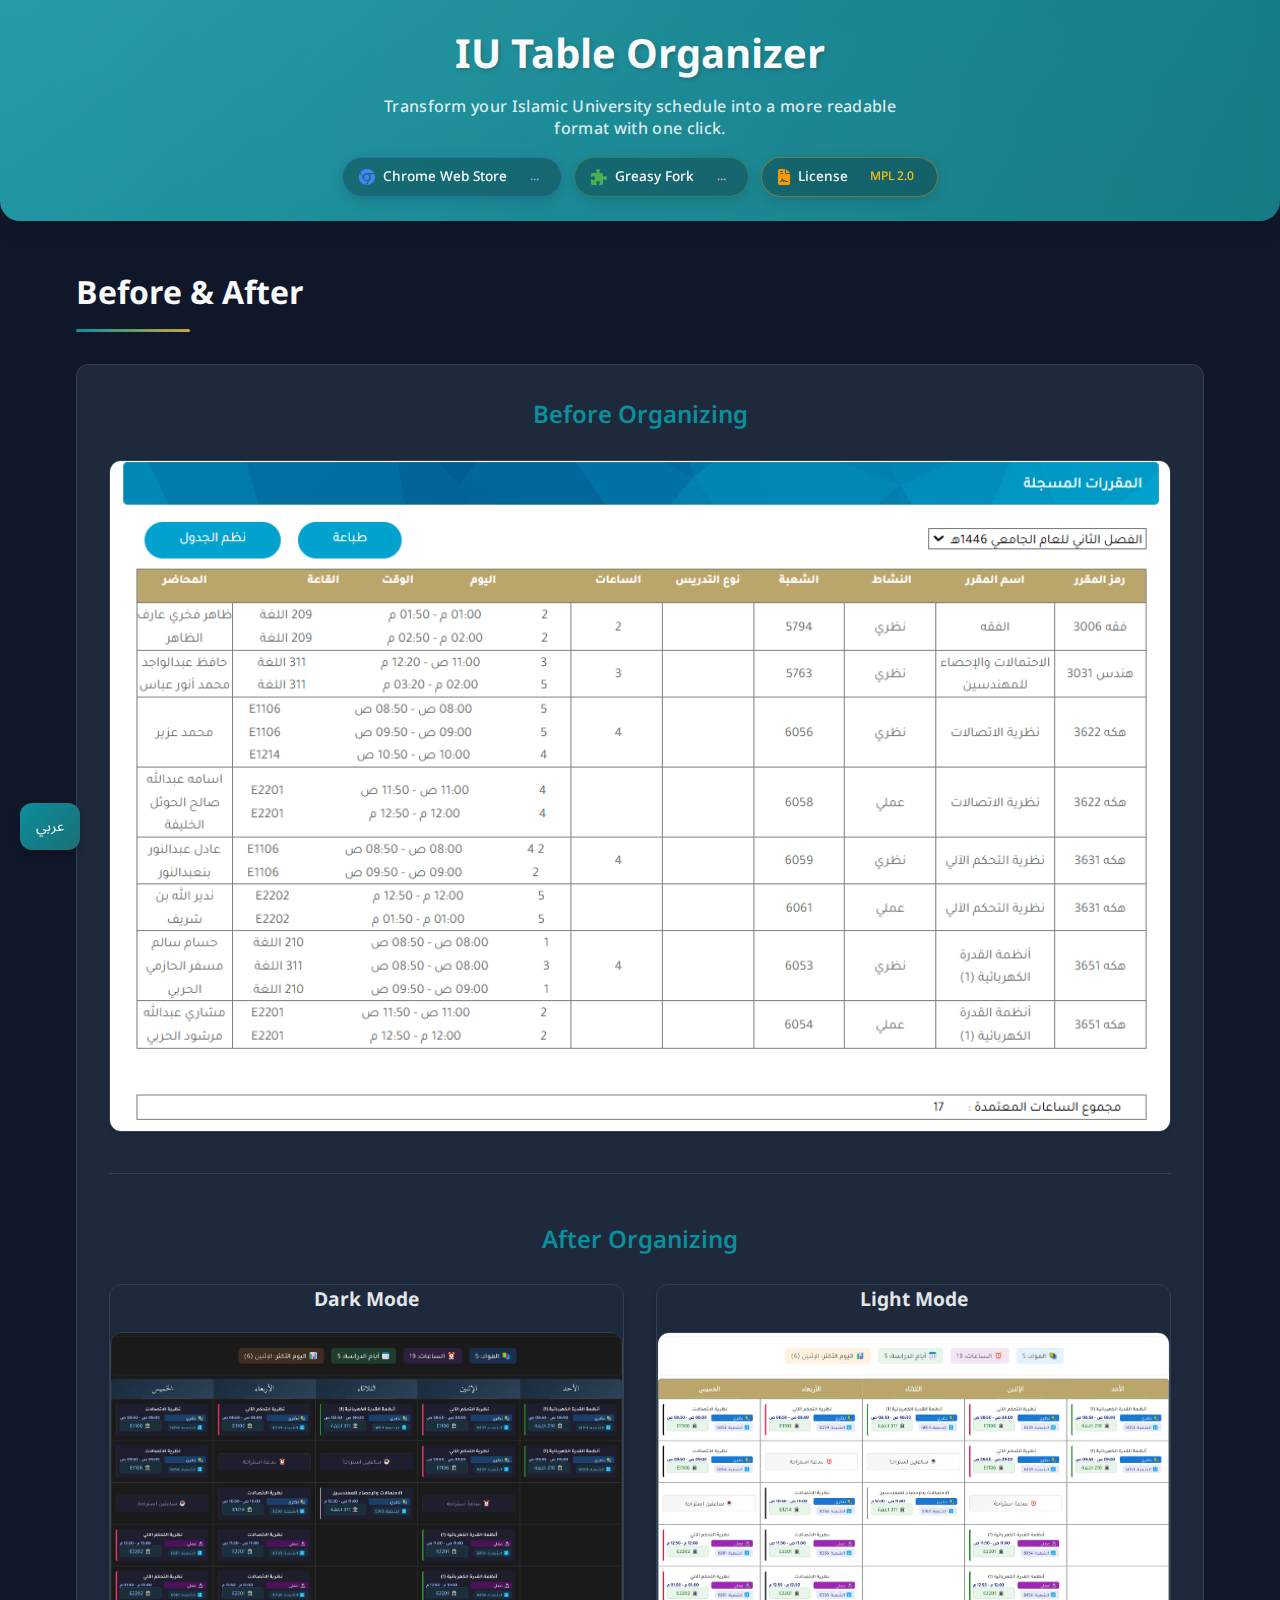
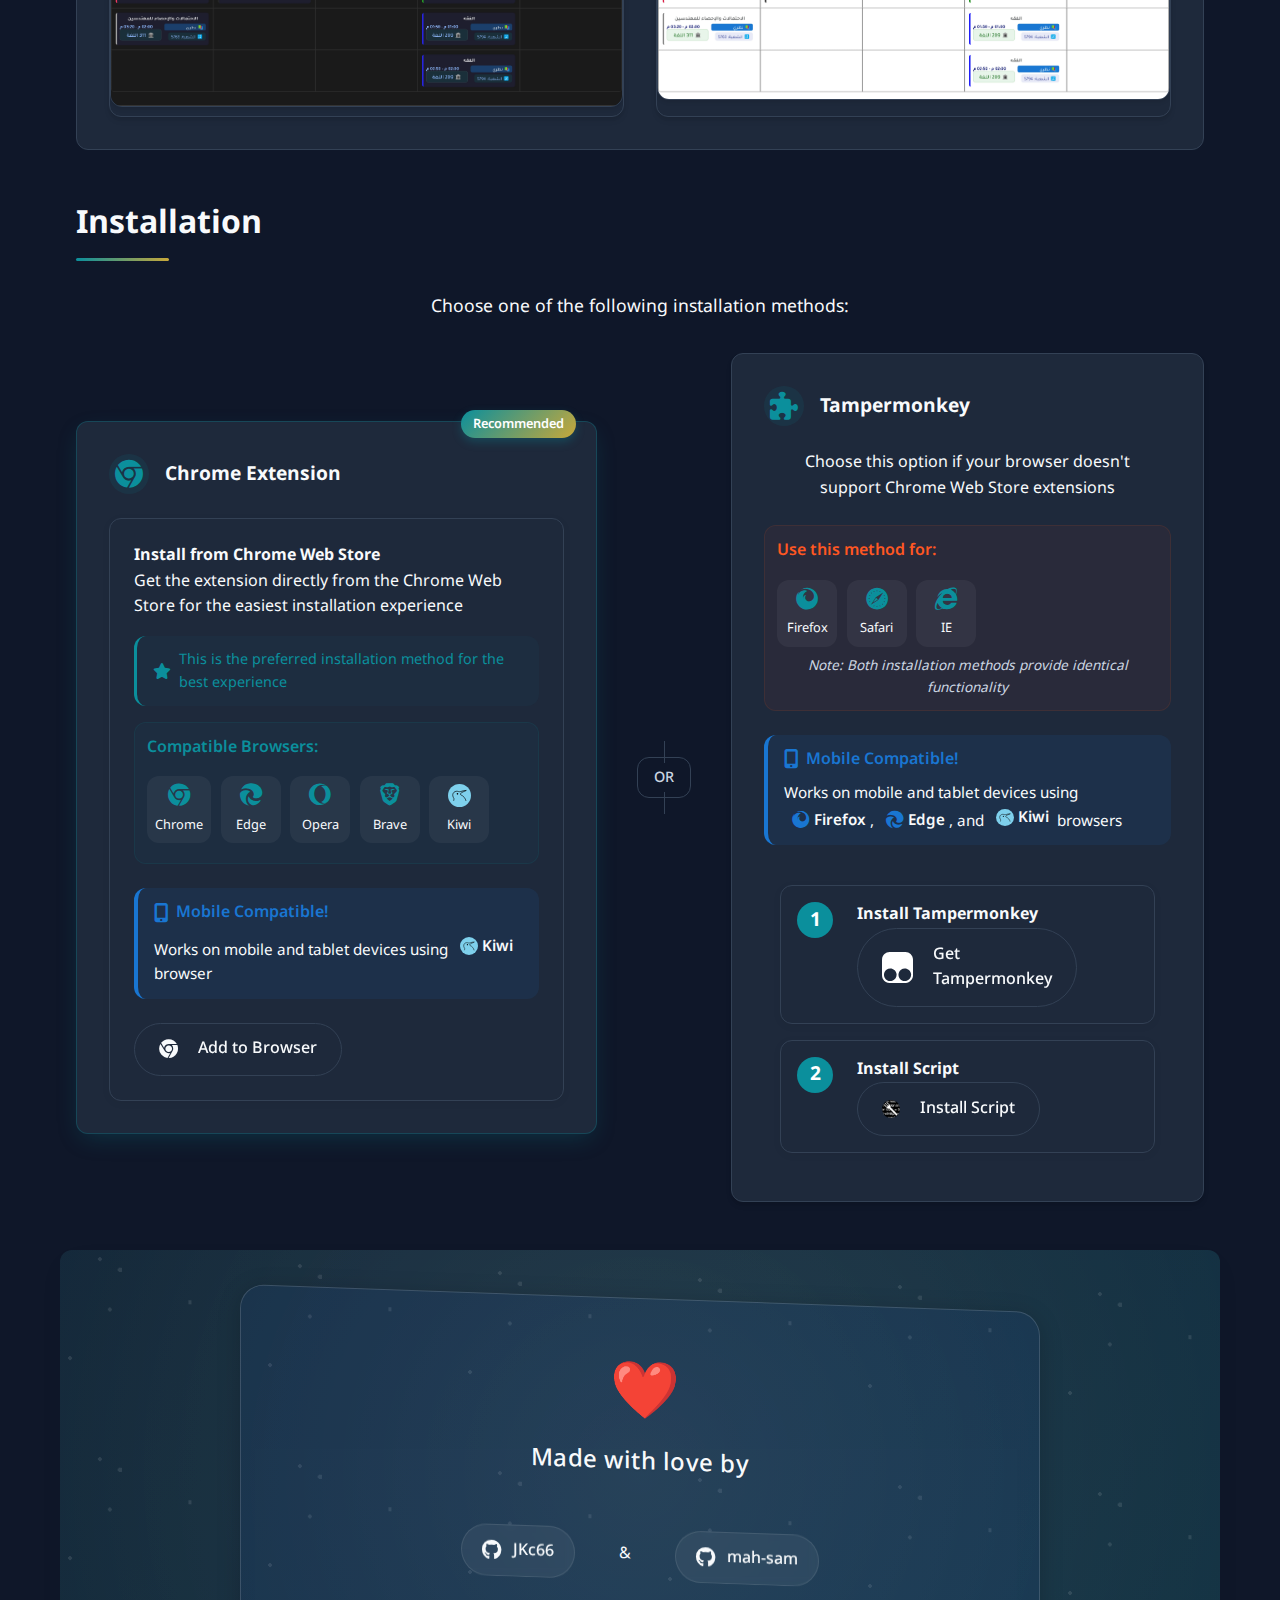
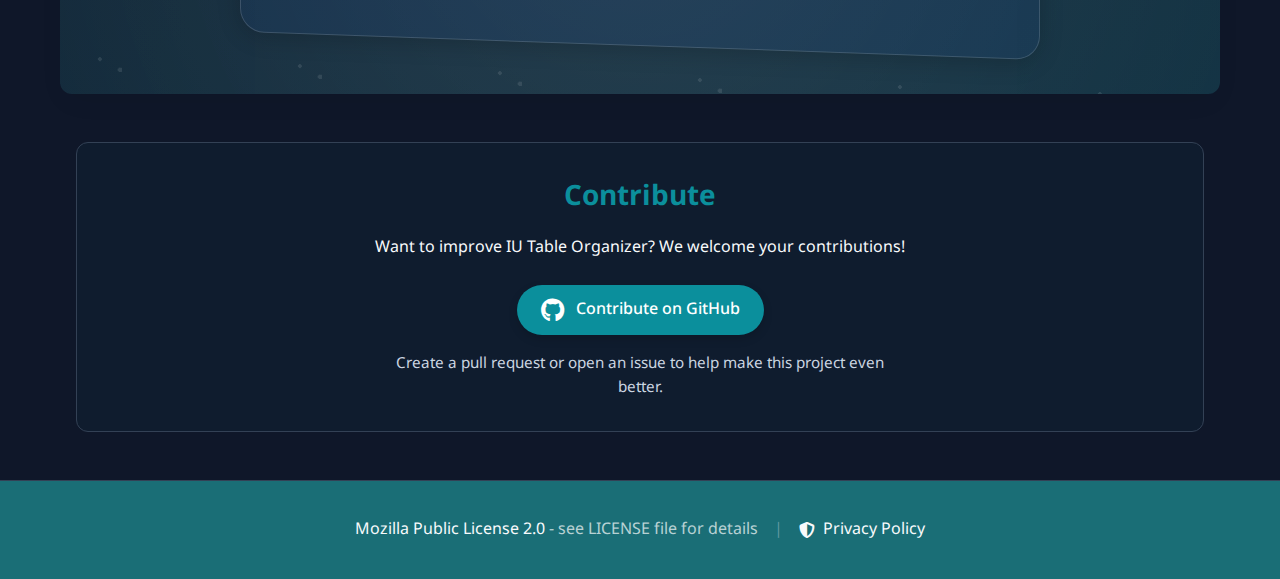
<file: docs/index.html>
<!DOCTYPE html>
<html lang="en" data-theme="dark" dir="ltr">
<head>
    <meta charset="UTF-8">
    <meta name="viewport" content="width=device-width, initial-scale=1.0, maximum-scale=1.0, user-scalable=no">
    
    <!-- SEO Meta Tags -->
    <meta name="description" content="IU Table Organizer - Transform your Islamic University schedule into a clean, readable format with one click. منظم جدول الجامعة الاسلامية - حول جدول الجامعة الإسلامية إلى تنسيق أكثر قابلية للقراءة بنقرة واحدة">
    <meta name="keywords" content="IU Table Organizer, Islamic University, schedule organizer, timetable formatter, منظم جدول الجامعة الاسلامية, الجامعة الإسلامية, جدول المحاضرات, تنظيم الجدول الدراسي">
    <meta name="author" content="JKc66, mah-sam">
    
    <!-- Open Graph / Social Media Meta Tags -->
    <meta property="og:title" content="IU Table Organizer | منظم جدول الجامعة الاسلامية">
    <meta property="og:description" content="Transform your Islamic University schedule into a clean, readable format with one click. حول جدول الجامعة الإسلامية إلى تنسيق أكثر قابلية للقراءة بنقرة واحدة">
    <meta property="og:type" content="website">
    <meta property="og:url" content="https://jkc66.github.io/IU_Table_Organizer/">
    <meta property="og:image" content="https://jkc66.github.io/IU_Table_Organizer/assets/after_dark.jpg">
    
    <!-- Twitter Card data -->
    <meta name="twitter:card" content="summary_large_image">
    <meta name="twitter:title" content="IU Table Organizer | منظم جدول الجامعة الاسلامية">
    <meta name="twitter:description" content="Transform your Islamic University schedule into a clean, readable format with one click">
    <meta name="twitter:image" content="https://jkc66.github.io/IU_Table_Organizer/assets/after_dark.jpg">
    
    <!-- Canonical URL -->
    <link rel="canonical" href="https://jkc66.github.io/IU_Table_Organizer/">
    
    <!-- Cache Control - No cache for dynamic content -->
    <meta http-equiv="Cache-Control" content="no-cache, no-store, must-revalidate">
    <meta http-equiv="Pragma" content="no-cache">
    <meta http-equiv="Expires" content="0">
    
    <!-- Cache Control for Images -->
    <!-- Main demo images -->
    <link rel="preload" href="assets/before.png" as="image">
    <link rel="preload" href="assets/after_dark.webp" as="image">
    <link rel="preload" href="assets/after_dark.jpg" as="image">
    <link rel="preload" href="assets/after_light.webp" as="image">
    <link rel="preload" href="assets/after_light.jpg" as="image">
    
    <!-- Icons and additional images -->
    <link rel="preload" href="assets/kiwi-browser.svg" as="image">
    <link rel="preload" href="assets/greasyfork.png" as="image">
    <link rel="preload" href="assets/tampermonkeysvg.jpg" as="image">
    
    <!-- Favicon -->
    <link rel="icon" type="image/png" href="assets/favicon/favicon-96x96.png" sizes="96x96" />
    <link rel="icon" type="image/svg+xml" href="assets/favicon/favicon.svg" />
    <link rel="shortcut icon" href="assets/favicon/favicon.ico" />
    <link rel="apple-touch-icon" sizes="180x180" href="assets/favicon/apple-touch-icon.png" />
    <meta name="apple-mobile-web-app-title" content="IU" />
    <link rel="manifest" href="assets/favicon/site.webmanifest" />
    <meta name="theme-color" content="#ffffff">
    
    <title data-translate="title">IU Table Organizer</title>
    <link rel="stylesheet" href="css/page_styles.css">
    <link rel="stylesheet" href="https://cdnjs.cloudflare.com/ajax/libs/font-awesome/6.5.0/css/all.min.css">
    <link href="https://fonts.googleapis.com/css2?family=Noto+Sans+Arabic:wght@400;500;700&family=Tajawal:wght@400;500;700&family=Cairo:wght@400;600;700&display=swap" rel="stylesheet">
    <script src="js/translations.js"></script>
    <script>
        // Fetch badge versions
        async function fetchVersions() {
            try {
                // Try to fetch new versions
                const chromeRes = await fetch('https://img.shields.io/chrome-web-store/v/oopkbojbjpdehknlnajbgedjjgafjbec.json');
                const chromeData = await chromeRes.json();
                const chromeVersion = chromeData.value;
                
                const greasyforkRes = await fetch('https://img.shields.io/greasyfork/v/432219.json');
                const greasyforkData = await greasyforkRes.json();
                const greasyforkVersion = greasyforkData.value;
                
                // Store versions with timestamp
                const versionData = {
                    chrome: chromeVersion,
                    greasy: greasyforkVersion,
                    timestamp: Date.now()
                };
                localStorage.setItem('version_cache', JSON.stringify(versionData));
                
                // Update badge values
                document.querySelector('.badge-chrome .badge-value').textContent = chromeVersion;
                document.querySelector('.badge-greasy .badge-value').textContent = greasyforkVersion;
                
                // Check for version mismatch where Chrome is behind
                const versionMismatchNotice = document.getElementById('version-mismatch-notice');
                if (versionMismatchNotice) {
                    if (chromeVersion !== greasyforkVersion) {
                        // Simple version comparison, assuming semantic versioning
                        // This will work for most version formats where newer versions are alphabetically "greater"
                        const chromeIsOlder = chromeVersion < greasyforkVersion;
                        
                        if (chromeIsOlder) {
                            versionMismatchNotice.classList.add('visible');
                            const messageKey = document.documentElement.getAttribute('lang') === 'ar' ? 'versionMismatch.ar' : 'versionMismatch.en';
                            versionMismatchNotice.querySelector('.version-notice-text').textContent = translations[document.documentElement.getAttribute('lang') || 'en'].versionMismatch;
                        } else {
                            versionMismatchNotice.classList.remove('visible');
                        }
                    } else {
                        versionMismatchNotice.classList.remove('visible');
                    }
                }
            } catch (error) {
                console.error('Error fetching versions:', error);
                
                // Try to use cached versions
                const cachedData = localStorage.getItem('version_cache');
                if (cachedData) {
                    const versionData = JSON.parse(cachedData);
                    document.querySelector('.badge-chrome .badge-value').textContent = versionData.chrome;
                    document.querySelector('.badge-greasy .badge-value').textContent = versionData.greasy;
                    
                    // Also check for version mismatch in cached data
                    const versionMismatchNotice = document.getElementById('version-mismatch-notice');
                    if (versionMismatchNotice && versionData.chrome !== versionData.greasy && versionData.chrome < versionData.greasy) {
                        versionMismatchNotice.classList.add('visible');
                        versionMismatchNotice.querySelector('.version-notice-text').textContent = translations[document.documentElement.getAttribute('lang') || 'en'].versionMismatch;
                    }
                } else {
                    // No cache available, show loading state
                    document.querySelector('.badge-chrome .badge-value').textContent = '...';
                    document.querySelector('.badge-greasy .badge-value').textContent = '...';
                }
            }
        }

        // Fetch versions when page loads
        document.addEventListener('DOMContentLoaded', fetchVersions);
    </script>
</head>
<body>
    <header>
        <div class="container">
            <div class="header-controls">
            </div>
            <h1 data-translate="title" data-value="IU Table Organizer">IU Table Organizer</h1>
            <p class="subtitle" data-translate="subtitle">Transform your Islamic University schedule into a more readable format with one click.</p>
            <div class="badges">
                <a href="https://chromewebstore.google.com/detail/iu-table-organizer/oopkbojbjpdehknlnajbgedjjgafjbec" class="badge-link" target="_blank" rel="noopener noreferrer">
                    <div class="badge badge-chrome">
                        <i class="fab fa-chrome badge-icon"></i>
                        <span class="badge-label">Chrome Web Store</span>
                        <span class="badge-value">...</span>
                    </div>
                </a>
                <a href="https://greasyfork.org/en/scripts/432219-iu-table-organizer" class="badge-link" target="_blank" rel="noopener noreferrer">
                    <div class="badge badge-greasy">
                        <i class="fas fa-puzzle-piece badge-icon"></i>
                        <span class="badge-label">Greasy Fork</span>
                        <span class="badge-value">...</span>
                    </div>
                </a>
                <a href="https://github.com/JKc66/IU_Table_Organizer/blob/main/LICENSE" class="badge-link" target="_blank" rel="noopener noreferrer">
                    <div class="badge badge-license">
                        <i class="fas fa-file-contract badge-icon"></i>
                        <span class="badge-label">License</span>
                        <span class="badge-value">MPL 2.0</span>
                    </div>
                </a>
            </div>
            <div id="version-mismatch-notice" class="version-mismatch-notice" data-translate="versionMismatch">
                <i class="fas fa-exclamation-triangle version-notice-icon"></i>
                <span class="version-notice-text"></span>
            </div>
        </div>
    </header>

    <main class="container">
        <section id="demo" class="section">
            <h2 data-translate="demo.title">Before & After</h2>
            <div class="demo-images">
                <div class="before-section">
                    <h3 data-translate="demo.beforeTitle">Before Organization</h3>
                    <img src="assets/before.png" alt="Before Organization">
                </div>
                <div class="after-section">
                    <h3 data-translate="demo.afterTitle">After Organization</h3>
                    <div class="after-grid">
                        <div class="after-item">
                            <h4 data-translate="demo.darkMode">Dark Mode</h4>
                            <picture>
                                <source srcset="assets/after_dark.webp" type="image/webp">
                                <source srcset="assets/after_dark.jpg" type="image/jpeg">
                                <img src="assets/after_dark.jpg" alt="After Organization - Dark Mode">
                            </picture>
                        </div>
                        <div class="after-item">
                            <h4 data-translate="demo.lightMode">Light Mode</h4>
                            <picture>
                                <source srcset="assets/after_light.webp" type="image/webp">
                                <source srcset="assets/after_light.jpg" type="image/jpeg">
                                <img src="assets/after_light.jpg" alt="After Organization - Light Mode">
                            </picture>
                        </div>
                    </div>
                </div>
            </div>
        </section>

        <section id="installation" class="section">
            <h2 data-translate="installation.title">Installation</h2>
            <p class="installation-intro" data-translate="installation.intro">Choose one of the following installation methods:</p>
            
            <div class="installation-methods">
                <div class="method preferred-method">
                    <div class="recommended-badge" data-translate="installation.recommended">Recommended</div>
                    <div class="method-header">
                        <i class="fab fa-chrome"></i>
                        <h3 data-translate="installation.chromeExtension.title">Chrome Extension</h3>
                    </div>
                    <div class="steps">
                        <div class="step">
                            <div class="step-content">
                                <h4 data-translate="installation.chromeExtension.download">Install from Chrome Web Store</h4>
                                <p data-translate="installation.chromeExtension.description">Get the extension directly from the Chrome Web Store for the easiest installation experience</p>
                                
                                <div class="recommendation-note">
                                    <i class="fas fa-star"></i>
                                    <span data-translate="installation.preferredNote">This is the preferred installation method for the best experience</span>
                                </div>
                                
                                <div class="browser-compatibility compact">
                                    <h5 data-translate="installation.chromeExtension.compatibleTitle">Compatible Browsers:</h5>
                                    <div class="browser-icons-group">
                                        <div class="browser-icon-item">
                                            <i class="fab fa-chrome" title="Google Chrome"></i>
                                            <span>Chrome</span>
                                        </div>
                                        <div class="browser-icon-item">
                                            <i class="fab fa-edge" title="Microsoft Edge"></i>
                                            <span>Edge</span>
                                        </div>
                                        <div class="browser-icon-item">
                                            <i class="fab fa-opera" title="Opera"></i>
                                            <span>Opera</span>
                                        </div>
                                        <div class="browser-icon-item">
                                            <i class="fa-brands fa-brave" title="Brave Browser"></i>
                                            <span>Brave</span>
                                        </div>
                                        <div class="browser-icon-item">
                                            <img src="assets/kiwi-browser.svg" alt="Kiwi Browser" title="Kiwi Browser" class="browser-icon">
                                            <span>Kiwi</span>
                                        </div>
                                    </div>
                                </div>
                                
                                <div class="mobile-compatibility">
                                    <div class="mobile-badge">
                                        <i class="fas fa-mobile-alt"></i>
                                        <span data-translate="installation.chromeExtension.mobileNote">Mobile Compatible!</span>
                                    </div>
                                    <p data-translate="installation.chromeExtension.mobileDesc">Works on mobile and tablet devices using <span class="browser-wrapper"><i class="browser-icon-inline fa-brands fa-android"></i><span class="browser-name">Kiwi</span></span> browser</p>
                                </div>
                                
                                <a href="https://chromewebstore.google.com/detail/oopkbojbjpdehknlnajbgedjjgafjbec?utm_source=item-share-cp" class="button secondary-button" target="_blank" rel="noopener noreferrer">
                                    <i class="fab fa-chrome button-icon"></i>
                                    <span data-translate="installation.chromeExtension.button">Add to Browser</span>
                                </a>
                            </div>
                        </div>
                    </div>
                </div>
                
                <div class="method-separator">
                    <span data-translate="installation.or">OR</span>
                </div>
                
                <div class="method">
                    <div class="method-header">
                        <i class="fas fa-puzzle-piece"></i>
                        <h3 data-translate="installation.tampermonkey.title">Tampermonkey</h3>
                    </div>
                    <div class="steps">
                        <div class="method-description">
                            <p class="compatibility-text" data-translate="installation.tampermonkey.description">Choose this option if your browser doesn't support Chrome Web Store extensions</p>
                        </div>
                        
                        <div class="browser-compatibility compact non-compatible">
                            <h5 data-translate="installation.tampermonkey.useFor">Use this method for:</h5>
                            <div class="browser-icons-group">
                                <div class="browser-icon-item">
                                    <i class="fab fa-firefox" title="Mozilla Firefox"></i>
                                    <span>Firefox</span>
                                </div>
                                <div class="browser-icon-item">
                                    <i class="fab fa-safari" title="Safari"></i>
                                    <span>Safari</span>
                                </div>
                                <div class="browser-icon-item">
                                    <i class="fab fa-internet-explorer" title="Internet Explorer"></i>
                                    <span>IE</span>
                                </div>
                            </div>
                            <div class="note" data-translate="installation.tampermonkey.note">Note: Both installation methods provide identical functionality</div>
                        </div>
                        
                        <div class="mobile-compatibility">
                            <div class="mobile-badge">
                                <i class="fas fa-mobile-alt"></i>
                                <span data-translate="installation.tampermonkey.step1.mobileNote">Mobile Compatible!</span>
                            </div>
                            <p data-translate="installation.tampermonkey.step1.mobileDesc">Works on mobile and tablet devices using <span class="browser-wrapper"><i class="browser-icon-inline fab fa-firefox"></i><span class="browser-name">Firefox</span></span>, <span class="browser-wrapper"><i class="browser-icon-inline fab fa-edge"></i><span class="browser-name">Edge</span></span>, and <span class="browser-wrapper"><i class="browser-icon-inline fa-brands fa-android"></i><span class="browser-name">Kiwi</span></span> browsers</p>
                        </div>
                        
                        <div class="step-container compact">
                            <div class="step">
                                <div class="step-number">1</div>
                                <div class="step-content">
                                    <h4 data-translate="installation.tampermonkey.step1.title">Install Tampermonkey</h4>
                                    <a href="https://www.tampermonkey.net/" class="button secondary-button" target="_blank" rel="noopener noreferrer">
                                        <svg class="button-icon" role="img" viewBox="0 0 24 24" xmlns="http://www.w3.org/2000/svg" style="fill: white;">
                                            <title>Tampermonkey</title>
                                            <path d="M5.955.002C3-.071.275 2.386.043 5.335c-.069 3.32-.011 6.646-.03 9.969.06 1.87-.276 3.873.715 5.573 1.083 2.076 3.456 3.288 5.77 3.105 4.003-.011 8.008.022 12.011-.017 2.953-.156 5.478-2.815 5.482-5.772-.007-4.235.023-8.473-.015-12.708C23.82 2.533 21.16.007 18.205.003c-4.083-.005-8.167 0-12.25-.002zm.447 12.683c2.333-.046 4.506 1.805 4.83 4.116.412 2.287-1.056 4.716-3.274 5.411-2.187.783-4.825-.268-5.874-2.341-1.137-2.039-.52-4.827 1.37-6.197a4.896 4.896 0 012.948-.99zm11.245 0c2.333-.046 4.505 1.805 4.829 4.116.413 2.287-1.056 4.716-3.273 5.411-2.188.783-4.825-.268-5.875-2.341-1.136-2.039-.52-4.827 1.37-6.197a4.896 4.896 0 012.949-.99z"/>
                                        </svg>
                                        <span data-translate="installation.tampermonkey.step1.button">Get Tampermonkey</span>
                                    </a>
                                </div>
                            </div>
                            <div class="step">
                                <div class="step-number">2</div>
                                <div class="step-content">
                                    <h4 data-translate="installation.tampermonkey.step2.title">Install Script</h4>
                                    <a href="https://greasyfork.org/en/scripts/432219-iu-table-organizer" class="button secondary-button" target="_blank" rel="noopener noreferrer">
                                        <img src="assets/greasyfork.png" alt="Greasyfork Icon" class="button-icon">
                                        <span data-translate="installation.tampermonkey.step2.button">Install Script</span>
                                    </a>
                                </div>
                            </div>
                        </div>
                    </div>
                </div>
            </div>
        </section>

        <div class="credits-banner">
            <div class="container">
                <div class="made-by">
                    <div class="heart-container">
                        <span class="heart-icon">❤️</span>
                        <div class="heart-pulse"></div>
                    </div>
                    <p data-translate="credits.madeWith">Made with love by</p>
                    <div class="authors">
                        <a href="https://github.com/JKc66" class="author-link" target="_blank" rel="noopener noreferrer">
                            <i class="fab fa-github"></i>
                            JKc66
                        </a>
                        <span class="author-separator">&</span>
                        <a href="https://github.com/mah-sam" class="author-link" target="_blank" rel="noopener noreferrer">
                            <i class="fab fa-github"></i>
                            mah-sam
                        </a>
                    </div>
                </div>
            </div>
        </div>

        <section id="contribute" class="section">
            <div class="contribute-section">
                <h3 data-translate="contribute.title">Contribute</h3>
                <p data-translate="contribute.description">Want to improve IU Table Organizer? We welcome your contributions!</p>
                <a href="https://github.com/JKc66/IU_Table_Organizer" class="github-contribute-link" target="_blank" rel="noopener noreferrer">
                    <i class="fab fa-github"></i>
                    <span data-translate="contribute.button">Contribute on GitHub</span>
                </a>
                <p class="contribute-text" data-translate="contribute.text">Create a pull request or open an issue to help make this project even better.</p>
            </div>
        </section>
    </main>

    <footer>
        <div class="container">
            <div class="footer-links">
                <p class="footer-text"><a href="https://github.com/JKc66/IU_Table_Organizer/blob/main/LICENSE" class="footer-link" target="_blank" rel="noopener noreferrer">Mozilla Public License 2.0</a> - see LICENSE file for details</p>
                <span class="footer-separator">|</span>
                <a href="privacy-policy.html" class="footer-link">
                    <i class="fas fa-shield-alt"></i>
                    <span>Privacy Policy</span>
                </a>
            </div>
        </div>
    </footer>
    
    <!-- Image Modal -->
    <div id="imageModal" class="modal">
        <span class="modal-close">&times;</span>
        <img class="modal-content" id="modalImage">
        <div class="zoom-instructions">
            <span class="desktop-instruction">Double-click to zoom</span>
            <span class="mobile-instruction">Pinch to zoom</span>
        </div>
    </div>

    <button id="languageToggle" class="language-toggle" onclick="toggleLanguage()">
        <span class="lang-label-en">عربي</span>
        <span class="lang-label-ar">English</span>
    </button>
    
    <button id="backToTop" class="back-to-top" aria-label="Back to top">
        <i class="fas fa-arrow-up"></i>
    </button>
    <!-- script and translations -->
    <script src="js/script.js"></script>
</body>
</html>
</file>
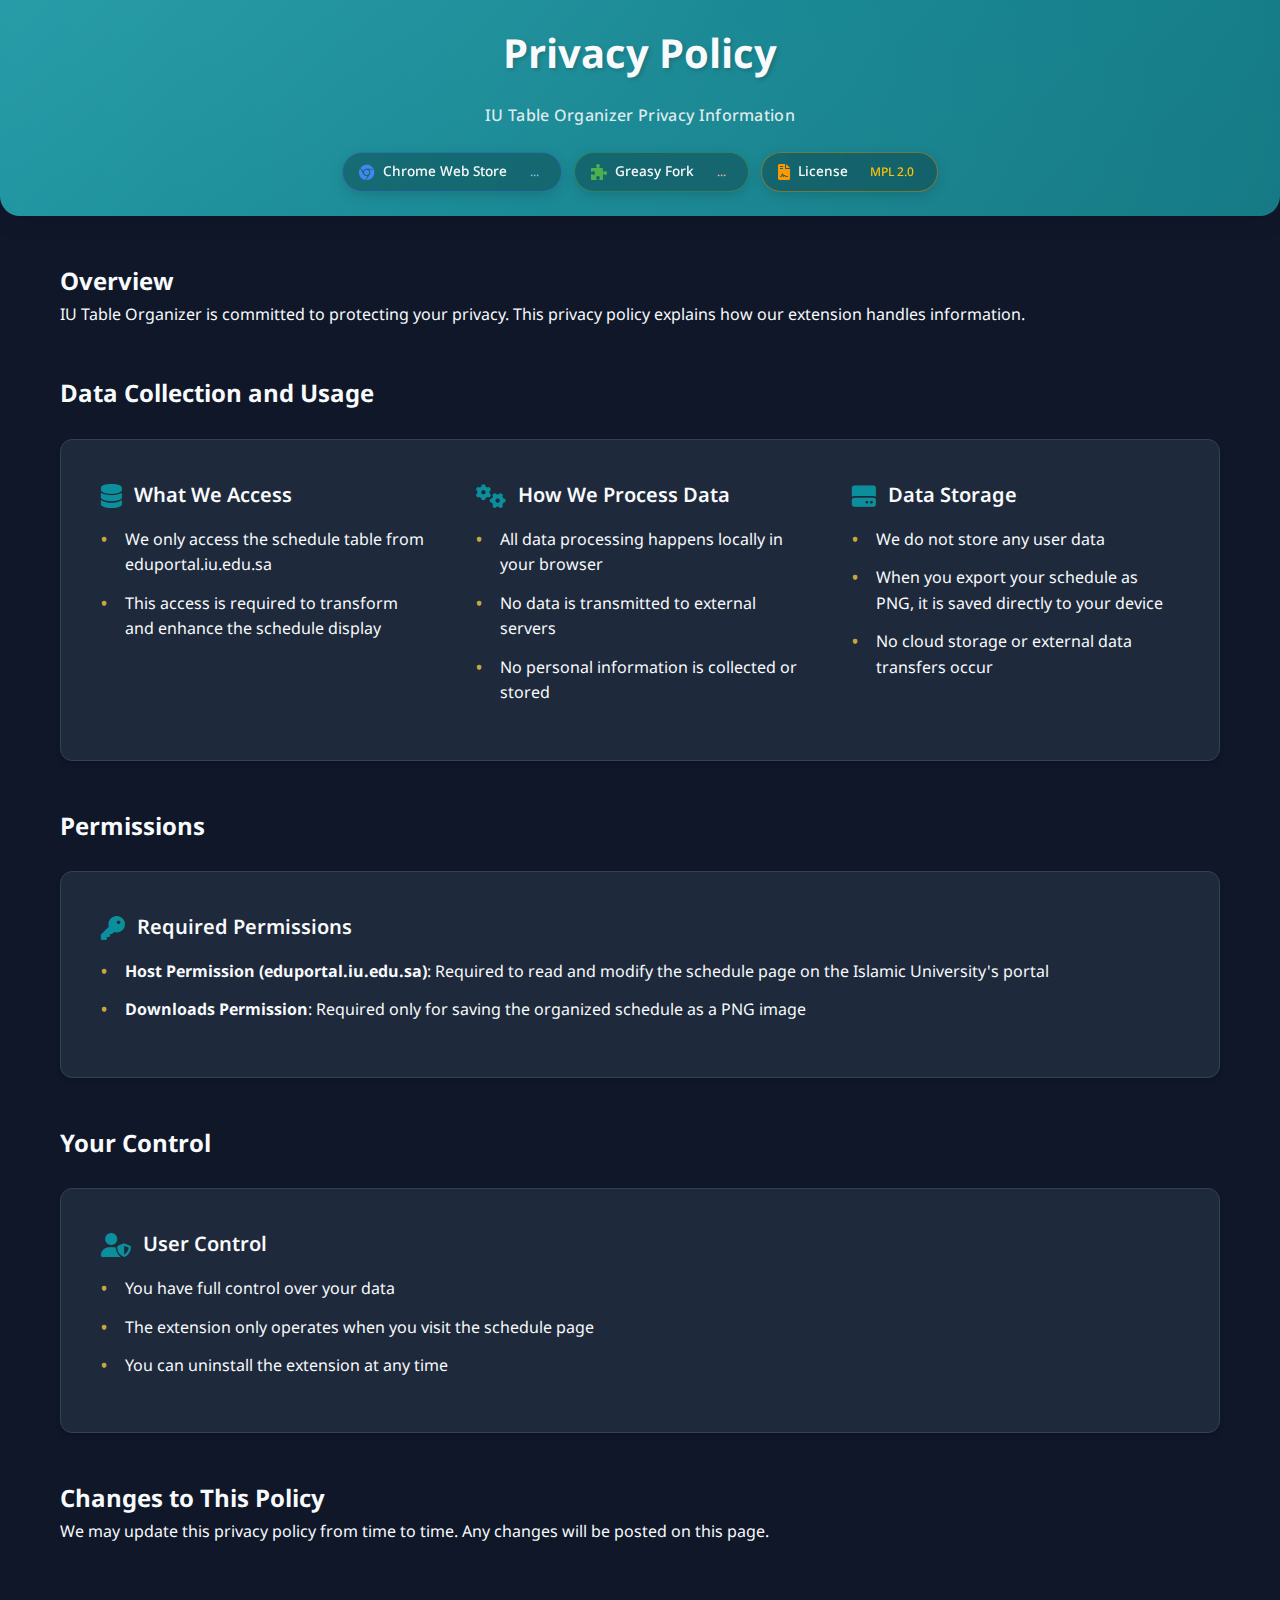
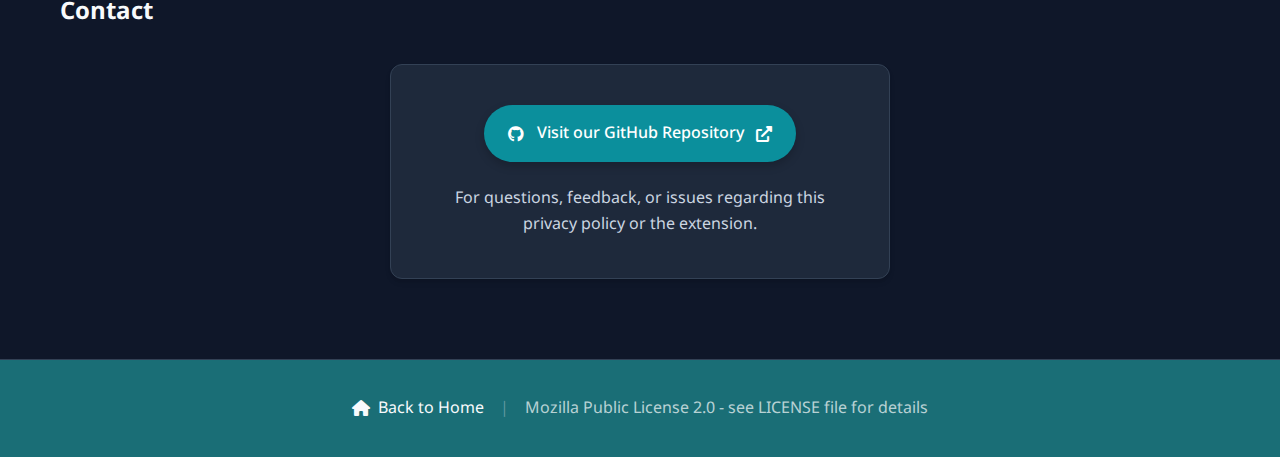
<file: docs/privacy-policy.html>
<!DOCTYPE html>
<html lang="en" data-theme="dark" dir="ltr">
<head>
    <meta charset="UTF-8">
    <meta name="viewport" content="width=device-width, initial-scale=1.0, maximum-scale=1.0, user-scalable=no">
    
    <!-- SEO Meta Tags -->
    <meta name="description" content="Privacy Policy for IU Table Organizer - Information about data handling and privacy practices for the Islamic University schedule organizer | سياسة الخصوصية لمنظم جدول الجامعة الاسلامية">
    <meta name="keywords" content="IU Table Organizer, privacy policy, data collection, Islamic University, منظم جدول الجامعة الاسلامية, سياسة الخصوصية">
    <meta name="author" content="JKc66, mah-sam">
    
    <!-- Open Graph / Social Media Meta Tags -->
    <meta property="og:title" content="Privacy Policy | IU Table Organizer | سياسة الخصوصية">
    <meta property="og:description" content="Privacy information for IU Table Organizer - No data collection, all processing happens locally | سياسة الخصوصية لمنظم جدول الجامعة الاسلامية">
    <meta property="og:type" content="website">
    <meta property="og:url" content="https://jkc66.github.io/IU_Table_Organizer/privacy-policy.html">
    
    <!-- Twitter Card data -->
    <meta name="twitter:card" content="summary">
    <meta name="twitter:title" content="Privacy Policy | IU Table Organizer">
    <meta name="twitter:description" content="Privacy information for IU Table Organizer - No data collection, all processing happens locally">
    
    <!-- Canonical URL -->
    <link rel="canonical" href="https://jkc66.github.io/IU_Table_Organizer/privacy-policy.html">
    
    <!-- Favicon -->
    <link rel="icon" type="image/png" href="assets/favicon/favicon-96x96.png" sizes="96x96" />
    <link rel="icon" type="image/svg+xml" href="assets/favicon/favicon.svg" />
    <link rel="shortcut icon" href="assets/favicon/favicon.ico" />
    <link rel="apple-touch-icon" sizes="180x180" href="assets/favicon/apple-touch-icon.png" />
    <meta name="apple-mobile-web-app-title" content="IU" />
    <link rel="manifest" href="assets/favicon/site.webmanifest" />
    <meta name="theme-color" content="#ffffff">
    
    <title>Privacy Policy - IU Table Organizer | سياسة الخصوصية</title>
    <link rel="stylesheet" href="css/page_styles.css">
    <link rel="stylesheet" href="https://cdnjs.cloudflare.com/ajax/libs/font-awesome/6.0.0/css/all.min.css">
    <link href="https://fonts.googleapis.com/css2?family=Noto+Sans+Arabic:wght@400;500;700&family=Tajawal:wght@400;500;700&family=Cairo:wght@400;600;700&display=swap" rel="stylesheet">
</head>
<body>
    <header>
        <div class="container">
            <h1>Privacy Policy</h1>
            <p class="subtitle">IU Table Organizer Privacy Information</p>
            <div class="badges">
                <a href="https://chromewebstore.google.com/detail/iu-table-organizer/oopkbojbjpdehknlnajbgedjjgafjbec" class="badge-link" target="_blank" rel="noopener noreferrer">
                    <div class="badge badge-chrome">
                        <i class="fab fa-chrome badge-icon"></i>
                        <span class="badge-label">Chrome Web Store</span>
                        <span class="badge-value">...</span>
                    </div>
                </a>
                <a href="https://greasyfork.org/en/scripts/432219-iu-table-organizer" class="badge-link" target="_blank" rel="noopener noreferrer">
                    <div class="badge badge-greasy">
                        <i class="fas fa-puzzle-piece badge-icon"></i>
                        <span class="badge-label">Greasy Fork</span>
                        <span class="badge-value">...</span>
                    </div>
                </a>
                <div class="badge-link">
                    <div class="badge badge-license">
                        <i class="fas fa-file-contract badge-icon"></i>
                        <span class="badge-label">License</span>
                        <span class="badge-value">MPL 2.0</span>
                    </div>
                </div>
            </div>
        </div>
    </header>

    <main class="container">
        <section class="privacy-section">
            <h2>Overview</h2>
            <p>IU Table Organizer is committed to protecting your privacy. This privacy policy explains how our extension handles information.</p>
        </section>

        <section class="privacy-section">
            <h2>Data Collection and Usage</h2>
            <div class="privacy-card">
                <div class="privacy-item">
                    <h3><i class="fas fa-database"></i> What We Access</h3>
                    <ul>
                        <li>We only access the schedule table from eduportal.iu.edu.sa</li>
                        <li>This access is required to transform and enhance the schedule display</li>
                    </ul>
                </div>

                <div class="privacy-item">
                    <h3><i class="fas fa-cogs"></i> How We Process Data</h3>
                    <ul>
                        <li>All data processing happens locally in your browser</li>
                        <li>No data is transmitted to external servers</li>
                        <li>No personal information is collected or stored</li>
                    </ul>
                </div>

                <div class="privacy-item">
                    <h3><i class="fas fa-hdd"></i> Data Storage</h3>
                    <ul>
                        <li>We do not store any user data</li>
                        <li>When you export your schedule as PNG, it is saved directly to your device</li>
                        <li>No cloud storage or external data transfers occur</li>
                    </ul>
                </div>
            </div>
        </section>

        <section class="privacy-section">
            <h2>Permissions</h2>
            <div class="privacy-card">
                <div class="privacy-item">
                    <h3><i class="fas fa-key"></i> Required Permissions</h3>
                    <ul>
                        <li><strong>Host Permission (eduportal.iu.edu.sa)</strong>: Required to read and modify the schedule page on the Islamic University's portal</li>
                        <li><strong>Downloads Permission</strong>: Required only for saving the organized schedule as a PNG image</li>
                    </ul>
                </div>
            </div>
        </section>

        <section class="privacy-section">
            <h2>Your Control</h2>
            <div class="privacy-card">
                <div class="privacy-item">
                    <h3><i class="fas fa-user-shield"></i> User Control</h3>
                    <ul>
                        <li>You have full control over your data</li>
                        <li>The extension only operates when you visit the schedule page</li>
                        <li>You can uninstall the extension at any time</li>
                    </ul>
                </div>
            </div>
        </section>

        <section class="privacy-section">
            <h2>Changes to This Policy</h2>
            <p>We may update this privacy policy from time to time. Any changes will be posted on this page.</p>
        </section>

        <section class="privacy-section">
            <h2>Contact</h2>
            <div class="contact-content">
                <div class="contact-card">
                    <a href="https://github.com/JKc66/IU_Table_Organizer" target="_blank" rel="noopener noreferrer" class="github-link">
                        <i class="fab fa-github"></i>
                        <span>Visit our GitHub Repository</span>
                        <i class="fas fa-external-link-alt"></i>
                    </a>
                    <p class="contact-description">For questions, feedback, or issues regarding this privacy policy or the extension.</p>
                </div>
            </div>
        </section>
    </main>

    <footer>
        <div class="container">
            <div class="footer-links">
                <a href="index.html" class="footer-link">
                    <i class="fas fa-home"></i>
                    <span>Back to Home</span>
                </a>
                <span class="footer-separator">|</span>
                <p class="footer-text">Mozilla Public License 2.0 - see LICENSE file for details</p>
            </div>
        </div>
    </footer>

    <style>
        .privacy-section {
            margin: 3rem 0;
        }
        
        .privacy-card {
            background: var(--card-background);
            border-radius: var(--border-radius);
            padding: 2rem;
            margin: 1.5rem 0;
            border: 1px solid var(--border-color);
            box-shadow: var(--card-shadow);
            transition: all 0.3s ease;
            display: grid;
            grid-template-columns: repeat(auto-fit, minmax(300px, 1fr));
            gap: 2rem;
        }
        
        .privacy-card:hover {
            box-shadow: var(--hover-shadow);
        }
        
        .privacy-item {
            padding: 0.5rem;
        }
        
        .privacy-item h3 {
            color: var(--text-color);
            margin-bottom: 1rem;
            display: flex;
            align-items: center;
            gap: 0.75rem;
            font-size: 1.25rem;
            font-weight: 600;
        }
        
        .privacy-item h3 i {
            color: var(--primary-color);
            font-size: 1.5rem;
        }
        
        .privacy-item ul {
            list-style: none;
            padding-left: 0;
        }
        
        .privacy-item li {
            margin: 0.8rem 0;
            padding-left: 1.5rem;
            position: relative;
        }
        
        .privacy-item li:before {
            content: "•";
            color: var(--accent-color);
            position: absolute;
            left: 0;
            font-weight: bold;
        }
        
        .contact-content {
            display: flex;
            justify-content: center;
            padding: 2rem 0;
        }
        
        .contact-card {
            background: var(--card-background);
            border-radius: var(--border-radius);
            padding: 2.5rem;
            text-align: center;
            border: 1px solid var(--border-color);
            max-width: 500px;
            width: 100%;
            transition: transform 0.3s cubic-bezier(0.175, 0.885, 0.32, 1.275), box-shadow 0.3s ease;
            box-shadow: var(--card-shadow);
        }
        
        .contact-card:hover {
            transform: var(--card-hover-transform);
            box-shadow: var(--hover-shadow);
        }
        
        .github-link {
            display: inline-flex;
            align-items: center;
            gap: 0.8rem;
            background: var(--primary-color);
            color: white;
            padding: 1rem 1.5rem;
            border-radius: 50px;
            text-decoration: none;
            font-weight: 500;
            transition: all 0.3s ease;
            box-shadow: 0 4px 10px rgba(0, 0, 0, 0.2);
        }
        
        .github-link:hover {
            background-color: var(--accent-color);
            transform: translateY(-3px);
            box-shadow: 0 6px 15px rgba(var(--primary-color-rgb), 0.3);
        }
        
        .contact-description {
            margin-top: 1.5rem;
            color: var(--text-color-secondary);
            line-height: 1.6;
        }
        
        @media (max-width: 768px) {
            .privacy-card {
                grid-template-columns: 1fr;
            }
            
            .contact-card {
                padding: 1.5rem;
            }
        }
    </style>

    <script>
        // Update badge versions
        async function updateVersions() {
            try {
                // Try to fetch new versions
                const chromeRes = await fetch('https://img.shields.io/chrome-web-store/v/oopkbojbjpdehknlnajbgedjjgafjbec.json');
                const chromeData = await chromeRes.json();
                const chromeVersion = chromeData.value;
                
                const greasyforkRes = await fetch('https://img.shields.io/greasyfork/v/432219.json');
                const greasyforkData = await greasyforkRes.json();
                const greasyforkVersion = greasyforkData.value;
                
                // Store versions with timestamp
                const versionData = {
                    chrome: chromeVersion,
                    greasy: greasyforkVersion,
                    timestamp: Date.now()
                };
                localStorage.setItem('version_cache', JSON.stringify(versionData));
                
                // Update badge values
                document.querySelector('.badge-chrome .badge-value').textContent = chromeVersion;
                document.querySelector('.badge-greasy .badge-value').textContent = greasyforkVersion;
            } catch (error) {
                console.error('Error updating versions:', error);
                
                // Try to use cached versions
                const cachedData = localStorage.getItem('version_cache');
                if (cachedData) {
                    const versionData = JSON.parse(cachedData);
                    document.querySelector('.badge-chrome .badge-value').textContent = versionData.chrome;
                    document.querySelector('.badge-greasy .badge-value').textContent = versionData.greasy;
                } else {
                    // No cache available, show loading state
                    document.querySelector('.badge-chrome .badge-value').textContent = '...';
                    document.querySelector('.badge-greasy .badge-value').textContent = '...';
                }
            }
        }

        // Update versions when page loads
        document.addEventListener('DOMContentLoaded', updateVersions);
    </script>

    <button id="backToTop" class="back-to-top" aria-label="Back to top">
        <i class="fas fa-arrow-up"></i>
    </button>

    <script src="js/script.js"></script>
</body>
</html>
</file>
<file: docs/css/page_styles.css>
:root {
    --primary-color: #0b8f9c;
    --primary-color-rgb: 11, 143, 156;
    --secondary-color: #1a6e76;
    --accent-color: #c8a83a;
    --background-color: #0f1729;
    --text-color: #f8fafc;
    --text-color-secondary: #cbd5e1;
    --card-background: #1e293b;
    --border-color: #334155;
    --border-radius: 12px;
    --spacing: 1.25rem;
    --transition: all 0.25s ease;
    --card-shadow: 0 4px 6px -1px rgba(0, 0, 0, 0.1), 0 2px 4px -1px rgba(0, 0, 0, 0.06);
    --hover-shadow: 0 10px 15px -3px rgba(0, 0, 0, 0.1), 0 4px 6px -2px rgba(0, 0, 0, 0.05);
    --header-gradient-start: #0b8f9c;
    --header-gradient-end: #127883;
    --button-text: #ffffff;
    --link-color: #2dc5d3;
    --code-background: #334155;
    --overlay-background: rgba(0, 0, 0, 0.4);
    --overlay-hover: rgba(0, 0, 0, 0.5);
    /* New design variables */
    --glow-color: rgba(11, 143, 156, 0.4);
    --card-hover-transform: translateY(-5px);
    --badge-gradient: linear-gradient(135deg, #0b8f9c, #c8a83a);
    --header-shadow: 0 10px 25px -5px rgba(0, 0, 0, 0.1);
    /* Arabic Support Variables */
    --font-family-arabic: 'Noto Sans Arabic', 'Tajawal', 'Cairo', system-ui, -apple-system, sans-serif;
    --direction: ltr;
    --start: left;
    --end: right;
    --text-align: left;
}

/* RTL Support */
[dir="rtl"] {
    --direction: rtl;
    --start: right;
    --end: left;
    --text-align: right;
}

/* Base Styles with Arabic Support */
body {
    font-family: var(--font-family-arabic), -apple-system, BlinkMacSystemFont, 'Segoe UI', Roboto, Oxygen, Ubuntu, Cantarell, 'Open Sans', 'Helvetica Neue', sans-serif;
    line-height: 1.6;
    color: var(--text-color);
    background-color: var(--background-color);
    direction: var(--direction);
}

/* Text Alignment for RTL */
.section h2,
.subtitle,
.demo-images h3,
.demo-images h4,
.method h3 {
    text-align: var(--text-align);
}

/* RTL Specific Adjustments */
[dir="rtl"] .section h2::after {
    left: auto;
    right: 0;
}

[dir="rtl"] .method-header i,
[dir="rtl"] .button i {
    margin-right: 0;
    margin-left: 8px;
}

/* Maintain Gradient Directions in RTL */
[dir="rtl"] .section h2::after {
    background: linear-gradient(to left, var(--primary-color), var(--accent-color));
}

[dir="rtl"] .button {
    background: linear-gradient(-135deg, var(--primary-color), var(--accent-color));
}

/* Fix for secondary button in RTL mode */
[dir="rtl"] .secondary-button {
    background: transparent;
}

[dir="rtl"] .secondary-button:hover::before {
    transform-origin: right;
}

/* Animation Adjustments for RTL */
[dir="rtl"] .author-link::after {
    transform: translateX(100%);
}

[dir="rtl"] .author-link:hover::after {
    transform: translateX(0);
}

/* Add smooth transitions for theme switching */
* {
    transition: background-color 0.3s ease, color 0.3s ease, border-color 0.3s ease, box-shadow 0.3s ease;
}

* {
    margin: 0;
    padding: 0;
    box-sizing: border-box;
}

.container {
    max-width: 1200px;
    margin: 0 auto;
    padding: 0 var(--spacing);
}

/* Header Styles */
header {
    background: linear-gradient(135deg, var(--header-gradient-start), var(--header-gradient-end));
    color: var(--text-color);
    padding: 1.5rem 0;
    position: relative;
    text-align: center;
    overflow: hidden;
    border-radius: 0 0 20px 20px;
    box-shadow: var(--header-shadow);
    margin-bottom: 1.5rem;
}

header::before {
    content: '';
    position: absolute;
    top: -50%;
    left: -50%;
    width: 200%;
    height: 200%;
    background: radial-gradient(circle, rgba(255, 255, 255, 0.1) 0%, rgba(255, 255, 255, 0) 70%);
    opacity: 0.6;
    transform-origin: center;
    animation: floatingBg 25s linear infinite;
    pointer-events: none;
    z-index: 1;
}

header::after {
    content: '';
    position: absolute;
    top: 0;
    left: 0;
    width: 100%;
    height: 100%;
    background: linear-gradient(135deg, rgba(255, 255, 255, 0.1) 0%, rgba(255, 255, 255, 0) 50%);
    pointer-events: none;
    z-index: 2;
}

h1 {
    position: relative;
    font-size: 2.5em;
    margin: 0 0 0.5rem;
    cursor: pointer;
    transition: all 0.5s ease-out;
    text-shadow: 2px 2px 4px rgba(0, 0, 0, 0.2);
}

@keyframes titleGradient {
    0%, 100% {
        filter: hue-rotate(0deg);
    }
    50% {
        filter: hue-rotate(30deg);
    }
}

@keyframes gradientShift {
    0% {
        background-position: 0% 50%;
        transform: scale(1);
    }
    50% {
        background-position: 100% 50%;
        transform: scale(1.05);
    }
    100% {
        background-position: 0% 50%;
        transform: scale(1);
    }
}

@keyframes floatingBg {
    0% {
        transform: rotate(0deg) scale(1.5);
    }
    100% {
        transform: rotate(360deg) scale(1.5);
    }
}

.subtitle {
    font-size: 1rem;
    opacity: 0.95;
    max-width: 600px;
    margin: 0 auto 0.75rem;
    padding: 0 1rem;
    line-height: 1.4;
    text-align: center;
    position: relative;
    z-index: 3;
    color: rgba(255, 255, 255, 0.9);
    font-weight: 500;
    letter-spacing: 0.02em;
    display: flex;
    align-items: center;
    justify-content: center;
    min-height: 2.5em;
}

@media (max-width: 768px) {
    .subtitle {
        font-size: 0.9rem;
        padding: 0 0.75rem;
        min-height: 2em;
        line-height: 1.3;
    }
}

.badges {
    display: flex;
    flex-direction: row;
    align-items: center;
    justify-content: center;
    gap: 0.75rem;
    margin-top: 1rem;
    flex-wrap: wrap;
    padding: 0 0.75rem;
    position: relative;
    z-index: 3;
}

.badges img {
    margin: 0 0.5rem;
    transform: scale(1.1);
}

.badge-link {
    text-decoration: none;
    transition: transform 0.3s cubic-bezier(0.175, 0.885, 0.32, 1.275);
    display: inline-flex;
}

.badge-link:hover {
    transform: translateY(-5px);
}

.badge {
    display: flex;
    align-items: center;
    gap: 0.5rem;
    padding: 0.5rem 1rem;
    background: rgba(0, 0, 0, 0.25);
    border-radius: 50px;
    color: var(--text-color);
    font-weight: 500;
    position: relative;
    backdrop-filter: blur(8px);
    -webkit-backdrop-filter: blur(8px);
    box-shadow: 0 4px 15px -3px rgba(0, 0, 0, 0.2);
    border: 1px solid rgba(255, 255, 255, 0.1);
    overflow: hidden;
    transition: all 0.3s ease;
}

.badge::before {
    content: '';
    position: absolute;
    top: 0;
    left: 0;
    right: 0;
    bottom: 0;
    background: var(--badge-gradient);
    opacity: 0;
    transition: opacity 0.3s ease;
    z-index: -1;
    border-radius: 50px;
}

.badge:hover::before {
    opacity: 1;
}

.badge-icon {
    font-size: 1rem;
}

.badge-label {
    font-size: 0.85rem;
    margin-right: 0.5rem;
    white-space: nowrap;
}

.badge-value {
    font-size: 0.75rem;
    padding: 0.1rem 0.4rem;
}

@keyframes pulse {
    0% {
        transform: scale(1);
    }
    50% {
        transform: scale(1.05);
    }
    100% {
        transform: scale(1);
    }
}

.badge-link:hover .badge-icon {
    transform: rotate(20deg) scale(1.2);
    color: white;
}

.badge-chrome {
    border-color: rgba(66, 133, 244, 0.4);
}

.badge-greasy {
    border-color: rgba(76, 175, 80, 0.4);
}

.badge-license {
    border-color: rgba(255, 152, 0, 0.4);
}

.badge-chrome .badge-icon {
    color: #4285f4;
}

.badge-greasy .badge-icon {
    color: #4caf50;
}

.badge-license .badge-icon {
    color: #ff9800;
}

.badge-chrome:hover::before {
    background: linear-gradient(90deg, #4285f4, #34a853);
}

.badge-greasy:hover::before {
    background: linear-gradient(90deg, #4caf50, #8bc34a);
}

.badge-license:hover::before {
    background: linear-gradient(90deg, #ff9800, #ff5722);
}

/* Loading animation for badge values */
.badge-value:empty::before,
.badge-value:contains("...")::before {
    content: "...";
    animation: loadingDots 1.5s infinite;
    opacity: 0.7;
}

@keyframes loadingDots {
    0%, 20% { content: "."; }
    40% { content: ".."; }
    60%, 100% { content: "..."; }
}

.badge-chrome .badge-value {
    color: #8bb9fe;
}

.badge-greasy .badge-value {
    color: #ffa4a4;
}

.badge-license .badge-value {
    color: #ffc107;
}

@media (max-width: 768px) {
    header {
        padding: 1rem 0;
    }

    h1 {
        font-size: 2rem;
    }

    .subtitle {
        font-size: 0.9rem;
        padding: 0 0.75rem;
    }

    .badges {
        gap: 0.5rem;
        margin-top: 0.75rem;
    }

    .badge-link {
        transform: none;
    }

    .badge {
        min-width: 200px;
        justify-content: center;
    }
}

/* Section Styles */
.section {
    margin: 3rem auto;
    padding: 0 1rem;
    position: relative;
    max-width: 1200px;
    transition: transform 0.3s ease;
}

.section:hover {
    transform: translateZ(0);
}

.section h2 {
    font-size: clamp(1.5rem, 3vw, 2rem);
    margin-bottom: 2rem;
    color: var(--text-color);
    padding-bottom: 0.75rem;
    position: relative;
    display: inline-block;
    font-weight: 700;
}

.section h2::after {
    content: '';
    position: absolute;
    height: 3px;
    width: 50%;
    background: var(--accent-color);
    bottom: 0;
    left: 0;
    border-radius: 3px;
    background: linear-gradient(to right, var(--primary-color), var(--accent-color));
}

/* Demo Images */
.demo-images {
    background: var(--card-background);
    padding: 2rem;
    border-radius: var(--border-radius);
    border: 1px solid var(--border-color);
}

.demo-images h3 {
    color: var(--primary-color);
    font-size: 1.5rem;
    margin-bottom: 1.5rem;
    text-align: center;
    font-weight: 600;
}

.demo-images h4 {
    color: var(--text-color);
    font-size: 1.2rem;
    margin-bottom: 1rem;
    text-align: center;
    opacity: 0.9;
}

.before-section {
    margin-bottom: 3rem;
    padding-bottom: 2rem;
    border-bottom: 1px solid var(--border-color);
}

.after-section {
    margin-top: 2rem;
}

.after-grid {
    display: grid;
    grid-template-columns: repeat(auto-fit, minmax(300px, 1fr));
    gap: 2rem;
    margin-top: 1.5rem;
}

.after-item {
    background: var(--card-background);
    border-radius: var(--border-radius);
    overflow: hidden;
    box-shadow: var(--card-shadow);
    transition: all 0.3s cubic-bezier(0.175, 0.885, 0.32, 1.275);
    border: 1px solid var(--border-color);
}

.after-item:hover {
    transform: var(--card-hover-transform);
    box-shadow: var(--hover-shadow);
}

.demo-images img {
    width: 100%;
    height: auto;
    border-radius: var(--border-radius);
    transition: all 0.3s ease;
    cursor: pointer;
    border: 1px solid var(--border-color);
    box-shadow: var(--card-shadow);
}

.demo-images img:hover {
    transform: scale(1.02);
    box-shadow: var(--hover-shadow);
}

@media (max-width: 768px) {
    .demo-images {
        padding: 1rem;
    }
    
    .after-grid {
        grid-template-columns: 1fr;
        gap: 1.5rem;
    }
    
    .before-section {
        margin-bottom: 2rem;
        padding-bottom: 1.5rem;
    }
}

/* Installation Methods */
.installation-intro {
    text-align: center;
    color: var(--text-color);
    margin-bottom: 2rem;
    font-size: 1.1rem;
}

.installation-methods {
    display: grid;
    grid-template-columns: 1fr auto 1fr;
    gap: 1.5rem;
    margin: 2rem 0;
    align-items: center;
}

.method {
    background: var(--card-background);
    border-radius: var(--border-radius);
    padding: 2rem;
    transition: all 0.3s cubic-bezier(0.175, 0.885, 0.32, 1.275);
    border: 1px solid var(--border-color);
    box-shadow: var(--card-shadow);
    height: 100%;
    display: flex;
    flex-direction: column;
    position: relative;
}

.method:hover {
    transform: var(--card-hover-transform);
    box-shadow: var(--hover-shadow);
}

.method-separator {
    display: flex;
    align-items: center;
    justify-content: center;
    position: relative;
    padding: 1rem;
}

.method-separator::before,
.method-separator::after {
    content: '';
    position: absolute;
    left: 50%;
    width: 1px;
    height: 30%;
    background: var(--border-color);
}

.method-separator::before {
    top: 0;
}

.method-separator::after {
    bottom: 0;
}

.method-separator span {
    background: var(--background-color);
    color: var(--text-color-secondary);
    padding: 0.5rem 1rem;
    border-radius: var(--border-radius);
    font-weight: 500;
    font-size: 0.9rem;
    border: 1px solid var(--border-color);
}

/* Responsive adjustments for installation methods */
@media (max-width: 768px) {
    [dir="rtl"] .installation-methods,
    .installation-methods {
        display: flex !important;
        flex-direction: column !important; /* Always column for mobile */
        gap: 1rem;
        width: 100%;
        height: auto;
        overflow: visible;
    }

    [dir="rtl"] .method,
    .method {
        display: block !important;
        width: 100%;
        height: auto;
        overflow: visible;
    }

    [dir="rtl"] .method-separator,
    .method-separator {
        display: flex !important;
        width: 100%;
        height: auto;
        overflow: visible;
        margin: 1rem 0;
    }

    [dir="rtl"] .installation-methods > *,
    .installation-methods > * {
        opacity: 1;
        visibility: visible;
    }
}

.method-header {
    display: flex;
    align-items: center;
    gap: 1rem;
    margin-bottom: 1.5rem;
}

.method-header i {
    font-size: 1.75rem;
    color: var(--primary-color);
    background: rgba(var(--primary-color-rgb), 0.1);
    padding: 1rem;
    border-radius: 50%;
    display: flex;
    align-items: center;
    justify-content: center;
    width: 40px;
    height: 40px;
}

.method h3 {
    margin: 0;
    color: var(--text-color);
    font-size: 1.2rem;
}

/* Button Styles */
.button {
    display: inline-flex;
    align-items: center;
    justify-content: center;
    gap: 0.75rem;
    padding: 0.8rem 1.5rem;
    background-color: var(--primary-color);
    color: var(--button-text);
    border-radius: 50px;
    border: none;
    font-size: 1rem;
    font-weight: 500;
    cursor: pointer;
    text-decoration: none;
    transition: all 0.3s cubic-bezier(0.175, 0.885, 0.32, 1.275);
    position: relative;
    overflow: hidden;
    box-shadow: 0 4px 10px rgba(0, 0, 0, 0.1);
    transform: translateZ(0);
}

.button:hover {
    transform: translateY(-2px);
    box-shadow: 0 6px 15px rgba(var(--primary-color-rgb), 0.3);
    background-color: var(--accent-color);
}

.button i {
    font-size: 1.2rem;
}

/* Enhanced Credits Banner */
.credits-banner {
    background: linear-gradient(135deg, rgba(var(--primary-color-rgb), 0.1), rgba(var(--primary-color-rgb), 0.2));
    padding: 3rem 0;
    margin: 3rem 0;
    position: relative;
    overflow: hidden;
    border-radius: var(--border-radius);
    box-shadow: 0 10px 30px -10px rgba(0, 0, 0, 0.1);
}

.credits-banner::before {
    content: '';
    position: absolute;
    top: -50%;
    left: -50%;
    width: 200%;
    height: 200%;
    background: radial-gradient(circle, rgba(255, 255, 255, 0.1) 0%, transparent 70%);
    animation: sparkle 15s linear infinite;
    pointer-events: none;
}

.credits-banner::after {
    content: '';
    position: absolute;
    top: -50%;
    left: -50%;
    right: -50%;
    bottom: -50%;
    background: 
        radial-gradient(2px 2px at 40px 60px, #fff 100%, transparent),
        radial-gradient(2px 2px at 20px 50px, #fff 100%, transparent),
        radial-gradient(2px 2px at 30px 100px, #fff 100%, transparent),
        radial-gradient(2px 2px at 40px 60px, #fff 100%, transparent),
        radial-gradient(2px 2px at 110px 90px, #fff 100%, transparent),
        radial-gradient(2px 2px at 190px 150px, #fff 100%, transparent);
    background-repeat: repeat;
    background-size: 200px 200px;
    opacity: 0.1;
    animation: sparkle 10s linear infinite;
    transform: skewY(2deg);
}

@keyframes sparkle {
    0% {
        transform: translateY(0) skewY(2deg);
    }
    100% {
        transform: translateY(-200px) skewY(2deg);
    }
}

.made-by {
    text-align: center;
    position: relative;
    z-index: 1;
    padding: 3rem;
    background: rgba(37, 99, 235, 0.08);
    border-radius: calc(var(--border-radius) * 2);
    border: 1px solid rgba(255, 255, 255, 0.15);
    box-shadow: 
        0 4px 24px -1px rgba(0, 0, 0, 0.2);
    max-width: 800px;
    margin: 0 auto;
    transform: skewY(2deg);
    -webkit-font-smoothing: antialiased;
    -moz-osx-font-smoothing: grayscale;
}

.made-by p {
    margin: 0.75rem 0;
    font-size: 1.5rem;
    font-weight: 500;
    color: var(--text-color);
    text-shadow: 0 1px 2px rgba(0, 0, 0, 0.1);
    letter-spacing: 0.5px;
    animation: fadeInUp 0.8s ease forwards;
}

@keyframes fadeInUp {
    from {
        opacity: 0;
        transform: translateY(20px);
    }
    to {
        opacity: 1;
        transform: translateY(0);
    }
}

.heart-icon {
    font-size: 3.5rem;
    display: inline-block;
    margin-bottom: 1.5rem;
    position: relative;
    width: 60px;
    height: 60px;
    animation: heartBeat 1.5s ease-in-out infinite;
}

@keyframes glowPulse {
    0% {
        opacity: 0.5;
        transform: scale(1.5);
    }
    100% {
        opacity: 0;
        transform: scale(2.5);
    }
}

@keyframes heartBeat {
    0% {
        transform: scale(1);
    }
    14% {
        transform: scale(1.1);
    }
    28% {
        transform: scale(1);
    }
    42% {
        transform: scale(1.1);
    }
    70% {
        transform: scale(1);
    }
}

.authors {
    display: flex;
    justify-content: center;
    align-items: center;
    gap: 2rem;
    margin-top: 2rem;
    flex-wrap: wrap;
    padding: 1rem;
    animation: fadeIn 0.8s ease forwards 0.4s;
}

.author-link {
    display: inline-flex;
    align-items: center;
    gap: 0.75rem;
    padding: 0.75rem 1.25rem;
    background: rgba(255, 255, 255, 0.05);
    border-radius: 50px;
    color: var(--text-color);
    font-weight: 500;
    text-decoration: none;
    position: relative;
    overflow: hidden;
    margin: 0 0.75rem;
    transition: all 0.3s cubic-bezier(0.175, 0.885, 0.32, 1.275);
    border: 1px solid rgba(255, 255, 255, 0.1);
    backdrop-filter: blur(5px);
    -webkit-backdrop-filter: blur(5px);
}

.author-link:hover {
    transform: translateY(-5px);
    color: var(--text-color);
    box-shadow: 0 5px 15px rgba(0, 0, 0, 0.2);
    background: rgba(var(--primary-color-rgb), 0.2);
}

.author-link i {
    font-size: 1.25rem;
    transition: transform 0.3s ease;
}

.author-link:hover i {
    transform: rotate(360deg) scale(1.2);
}

@keyframes fadeIn {
    from {
        opacity: 0;
    }
    to {
        opacity: 1;
    }
}

/* Add mouse move effect to author links */

@media (max-width: 768px) {
    .credits-banner {
        padding: calc(var(--spacing) * 2) 0;
        margin: calc(var(--spacing) * 2) 0;
    }
    
    .made-by {
        padding: 2rem 1.5rem;
        margin: 0 1rem;
    }
    
    .authors {
        flex-direction: column;
        gap: 1rem;
    }
    
    .author-link {
        width: 100%;
        justify-content: center;
        padding: 0.8rem 1.2rem;
    }
    
    .heart-icon {
        font-size: 2.5rem;
    }
    
    .made-by p {
        font-size: 1.2rem;
    }
}

/* Responsive adjustments */
@media (max-width: 768px) {
    .authors {
        flex-direction: column;
        gap: 0.5rem;
    }
    
    .authors span {
        display: none;
    }
}

/* Usage Steps */

/* Credits section styling removed */

footer {
    background-color: var(--secondary-color);
    text-align: center;
    padding: var(--spacing);
    color: var(--button-text);
    margin-top: var(--spacing);
    border-top: 1px solid var(--border-color);
}

/* Responsive Design */
@media (max-width: 768px) {
    :root {
        --spacing: 0.8rem;
    }

    .container {
        padding: 0 var(--spacing);
    }

    .installation-methods {
        grid-template-columns: 1fr;
        gap: 1rem;
    }

    .method {
        padding: 1rem;
    }

    .after-grid {
        grid-template-columns: 1fr;
    }

    .badges img {
        transform: scale(0.9);
    }

    .authors {
        flex-direction: column;
        gap: 0.5rem;
    }

    .author-link {
        width: 100%;
        justify-content: center;
    }

    .demo-images img {
        width: 100%;
        height: auto;
    }

    .step {
        padding: 1rem;
    }

    .button {
        width: 100%;
        justify-content: center;
        margin-top: 0.5rem;
    }
}

/* Touch-friendly improvements */
@media (hover: none) {
    .button, .author-link {
        -webkit-tap-highlight-color: transparent;
    }

    .button:active, .author-link:active {
        transform: translateY(1px);
    }
}

/* Animation */
@keyframes fadeIn {
    from {
        opacity: 0;
        transform: translateY(20px);
    }
    to {
        opacity: 1;
        transform: translateY(0);
    }
}

.section {
    animation: fadeIn 0.6s ease-out;
}

/* Step Styles */
.step-container {
    position: relative;
    display: flex;
    flex-direction: column;
    gap: 2rem;
    padding: 1rem;
}

.step {
    display: flex;
    gap: 1.5rem;
    position: relative;
    background: var(--card-background);
    padding: 1.5rem;
    border-radius: var(--border-radius);
    box-shadow: 0 2px 8px rgba(0,0,0,0.05);
    transition: transform 0.3s ease, box-shadow 0.3s ease;
    border: 1px solid var(--border-color);
}

.step:hover {
    transform: translateY(-2px);
    box-shadow: 0 4px 12px rgba(0,0,0,0.1);
}

.step-number {
    width: 36px;
    height: 36px;
    background: var(--primary-color);
    color: var(--button-text);
    border-radius: 50%;
    display: flex;
    align-items: center;
    justify-content: center;
    font-weight: bold;
    font-size: 1.2rem;
    flex-shrink: 0;
}

.step-content {
    flex: 1;
}

/* Button Styles */

.secondary-button {
    background-color: transparent;
    color: var(--text-color);
    border: 1px solid var(--border-color);
    box-shadow: none;
    position: relative;
    overflow: hidden;
    z-index: 1;
}

.secondary-button::before {
    content: '';
    position: absolute;
    top: 0;
    left: 0;
    width: 100%;
    height: 100%;
    background: var(--primary-color);
    z-index: -1;
    opacity: 0;
    transform: scaleX(0);
    transform-origin: right;
    transition: transform 0.5s ease, opacity 0.3s ease;
}

.secondary-button:hover {
    color: var(--button-text);
    border-color: transparent;
    box-shadow: 0 6px 15px rgba(var(--primary-color-rgb), 0.2);
}

.secondary-button:hover::before {
    transform: scaleX(1);
    transform-origin: left;
    opacity: 1;
}

/* Compatibility Note */

/* Features List */

/* Responsive Adjustments */
@media (max-width: 768px) {
    .step {
        flex-direction: column;
        gap: 1rem;
    }
    
    .step-number {
        width: 32px;
        height: 32px;
        font-size: 1rem;
    }
}

/* Remove theme toggle styles */

/* Keep only the essential image styles */
.demo-images img {
    width: 100%;
    height: auto;
    border-radius: var(--border-radius);
    box-shadow: 0 2px 4px rgba(0, 0, 0, 0.1);
    transition: transform 0.3s ease;
}

.demo-images img:hover {
    transform: scale(1.02);
}

.installation-guide img {
    max-width: 100%;
    border-radius: var(--border-radius);
    box-shadow: 0 2px 4px rgba(0, 0, 0, 0.1);
    margin-top: 1rem;
}

@keyframes heartBeat {
    0% {
        transform: scale(1);
    }
    14% {
        transform: scale(1.3);
    }
    28% {
        transform: scale(1);
    }
    42% {
        transform: scale(1.3);
    }
    70% {
        transform: scale(1);
    }
}

@keyframes heartGlow {
    0% {
        filter: drop-shadow(0 0 15px rgba(11, 143, 156, 0.4));
    }
    100% {
        filter: drop-shadow(0 0 25px rgba(11, 143, 156, 0.8));
    }
}

/* Language Switcher */
.header-controls {
    position: absolute;
    top: 1rem;
    right: 1rem;
    z-index: 10;
}

[dir="rtl"] .header-controls {
    right: auto;
    left: 1rem;
}

.language-toggle {
    position: fixed;
    bottom: 50px;
    left: 20px;
    z-index: 1000;
    background: linear-gradient(135deg, var(--primary-color) 0%, var(--secondary-color) 100%);
    color: var(--text-color);
    padding: 0.5rem 1rem;
    border-radius: var(--border-radius);
    cursor: pointer;
    font-family: var(--font-family-arabic);
    font-size: 0.9rem;
    transition: all 0.3s cubic-bezier(0.4, 0, 0.2, 1);
    border: none;
    box-shadow: 0 4px 10px rgba(0, 0, 0, 0.2);
}

/* RTL Support for language toggle */
[dir="rtl"] .language-toggle {
    left: auto;
    right: 20px;
}

.language-toggle:hover {
    transform: translateY(-2px);
    box-shadow: 0 6px 15px rgba(var(--primary-color-rgb), 0.3);
    background: linear-gradient(135deg, var(--accent-color) 0%, var(--primary-color) 100%);
}

.language-toggle:active {
    transform: translateY(1px);
    box-shadow: 0 2px 5px rgba(0, 0, 0, 0.2);
}

/* Show/hide language labels based on current language */
[lang="en"] .lang-label-ar,
[lang="ar"] .lang-label-en {
    display: none;
}

/* RTL-specific header adjustments */
[dir="rtl"] header h1,
[dir="rtl"] .subtitle {
    font-family: var(--font-family-arabic);
}

/* Add RTL-specific adjustments */
[dir="rtl"] .button-icon {
    margin-right: 0;
    margin-left: 8px;
}

[dir="rtl"] .step-number {
    margin-right: 0;
    margin-left: 16px;
}

[dir="rtl"] .badges {
    flex-direction: row-reverse;
}

[dir="rtl"] .header-controls {
    left: var(--spacing);
    right: auto;
}

[dir="rtl"] .demo-images {
    flex-direction: row-reverse;
}

[dir="rtl"] .installation-methods {
    flex-direction: row-reverse !important;
}

[dir="rtl"] .method-header i {
    margin-right: 0;
    margin-left: 12px;
}

[dir="rtl"] .authors {
    flex-direction: row-reverse;
}

[dir="rtl"] .author-link i {
    margin-right: 0;
    margin-left: 8px;
}

/* Add smooth transitions for RTL changes */
.button-icon,
.step-number,
.badges,
.header-controls,
.demo-images,
.installation-methods,
.method-header i,
.authors,
.author-link i {
    transition: all 0.3s ease;
}

/* Button icon size adjustments */
.button-icon {
    margin-right: 8px;
}

img.button-icon {
    width: 18px;
    height: 18px;
    object-fit: contain;
    vertical-align: middle;
}

/* Browser Icons */

/* New Browser Compatibility Section */
.browser-compatibility {
    margin: 1.5rem 0;
    padding: 1rem;
    background: rgba(var(--primary-color-rgb), 0.05);
    border-radius: var(--border-radius);
    border: 1px solid rgba(var(--primary-color-rgb), 0.1);
}

.browser-compatibility h5 {
    margin: 0 0 1rem 0;
    color: var(--primary-color);
    font-size: 1rem;
    font-weight: 600;
}

.browser-icons-group {
    display: flex;
    flex-wrap: wrap;
    gap: 1rem;
    margin-bottom: 1rem;
}

.browser-icon-item {
    display: flex;
    flex-direction: column;
    align-items: center;
    gap: 0.5rem;
    width: 70px;
    text-align: center;
    padding: 0.75rem 0.5rem;
    background: rgba(255, 255, 255, 0.05);
    border-radius: var(--border-radius);
    transition: transform 0.3s ease, background 0.3s ease;
}

.browser-icon-item:hover {
    transform: translateY(-3px);
    background: rgba(var(--primary-color-rgb), 0.1);
}

.browser-icon-item i {
    font-size: 1.75rem;
    color: var(--primary-color);
}

.browser-icon-item img.browser-icon {
    width: 1.75rem;
    height: 1.75rem;
}

.browser-icon-item span {
    font-size: 0.8rem;
    color: var(--text-color);
    white-space: nowrap;
}

.compatibility-text {
    margin: 0.5rem 0 0;
    font-size: 0.9rem;
    color: var(--text-color-secondary);
    font-style: italic;
}

.method-description {
    margin-bottom: 1.5rem;
    padding: 0 1rem;
}

.method-description .compatibility-text {
    font-size: 1rem;
    font-style: normal;
    color: var(--text-color);
    text-align: center;
    margin: 0;
}

/* Responsive adjustments for browser compatibility */
@media (max-width: 768px) {
    .browser-icons-group {
        gap: 0.75rem;
        justify-content: center;
    }
    
    .browser-icon-item {
        width: calc(33.33% - 0.75rem);
        min-width: 70px;
    }
}

@media (max-width: 480px) {
    .browser-icon-item {
        width: calc(50% - 0.75rem);
    }
}

/* RTL Support for browser compatibility */
[dir="rtl"] .browser-icons-group {
    flex-direction: row-reverse;
}

[dir="rtl"] .browser-compatibility h5 {
    text-align: right;
}

[dir="rtl"] .compatibility-text {
    text-align: right;
}

/* Back to Top Button */
.back-to-top {
    position: fixed;
    bottom: 1.5rem;
    right: 1.5rem;
    background: var(--primary-color);
    color: white;
    width: 3rem;
    height: 3rem;
    border-radius: 50%;
    display: flex;
    align-items: center;
    justify-content: center;
    cursor: pointer;
    transition: all 0.3s ease;
    opacity: 0;
    visibility: hidden;
    transform: translateY(20px);
    border: none;
    box-shadow: 0 4px 10px rgba(0, 0, 0, 0.3);
    z-index: 999;
}

.back-to-top.visible {
    opacity: 1;
    visibility: visible;
    transform: translateY(0);
}

.back-to-top:hover {
    background: var(--accent-color);
    transform: translateY(-5px);
}

[dir="rtl"] .back-to-top {
    right: auto;
    left: 1.5rem;
}

@media (max-width: 768px) {
    .back-to-top {
        bottom: 70px;
    }
}

/* Modal Styles */
.modal {
    display: none;  /* Initial state */
    position: fixed;
    z-index: 1000;
    left: 0;
    top: 0;
    width: 100%;
    height: 100%;
    background-color: rgba(0, 0, 0, 0.9);
    overflow: hidden;
    touch-action: none;  /* Prevent default touch behaviors */
}

.modal.active {
    display: flex;  /* When modal is active */
    align-items: center;
    justify-content: center;
}

.modal-content {
    display: block;
    max-width: 90%;
    max-height: 85vh;
    object-fit: contain;
    margin: 0;
    padding: 0;
    transform-origin: center;
    transition: transform 0.3s ease;
    cursor: zoom-in;
    touch-action: none;  /* Handle touch events in JavaScript */
}

.modal-content.zoomed {
    cursor: move;
}

.modal-close {
    position: fixed;
    right: 20px;
    top: 20px;
    color: #f1f1f1;
    font-size: 40px;
    font-weight: bold;
    cursor: pointer;
    width: 40px;
    height: 40px;
    display: flex;
    align-items: center;
    justify-content: center;
    z-index: 1001;
    background: rgba(0, 0, 0, 0.5);
    border-radius: 50%;
    transition: all 0.3s ease;
}

.modal-close:hover {
    color: #fff;
    background: rgba(0, 0, 0, 0.8);
}

/* Zoom Instructions */
.zoom-instructions {
    position: fixed;
    bottom: 20px;
    left: 50%;
    transform: translateX(-50%);
    color: #fff;
    background: rgba(0, 0, 0, 0.5);
    padding: 8px 16px;
    border-radius: 20px;
    font-size: 14px;
    opacity: 0.8;
    z-index: 1001;
    pointer-events: none;
    transition: opacity 0.3s ease;
}

.zoom-instructions.hide {
    opacity: 0;
}

@media (hover: none) {
    .zoom-instructions {
        content: attr(data-mobile-text);
    }
}

/* Footer Links */
.footer-links {
    display: flex;
    align-items: center;
    justify-content: center;
    gap: 1rem;
    padding: 1rem 0;
}

.footer-link {
    display: inline-flex;
    align-items: center;
    gap: 0.5rem;
    color: var(--text-color);
    text-decoration: none;
    transition: color 0.3s ease;
}

.footer-link:hover {
    color: var(--accent-color, #4a9eff);
}

.footer-separator {
    color: rgba(255, 255, 255, 0.3);
}

.footer-text {
    margin: 0;
    color: rgba(255, 255, 255, 0.7);
}

@media (max-width: 768px) {
    .footer-links {
        flex-direction: column;
        text-align: center;
    }

    .footer-separator {
        display: none;
    }
}

/* RTL Support for modal close button */
[dir="rtl"] .modal-close {
    right: auto;
    left: 20px;
}

/* Update language toggle position to avoid overlap with back to top */
.language-toggle {
    position: fixed;
    bottom: 50px;  /* Moved up from 20px to 50px */
    left: 20px;
    z-index: 1000;
    background: linear-gradient(135deg, var(--primary-color) 0%, var(--secondary-color) 100%);
    color: var(--text-color);
    padding: 0.5rem 1rem;
    border-radius: var(--border-radius);
    cursor: pointer;
    font-family: var(--font-family-arabic);
    font-size: 0.9rem;
    transition: all 0.3s cubic-bezier(0.4, 0, 0.2, 1);
    border: none;
    box-shadow: 0 4px 10px rgba(0, 0, 0, 0.2);
}

/* RTL Support for browser icons */

/* Responsive adjustments for browser icons */

[dir="rtl"] .section {
    overflow: visible;
}

[dir="rtl"] #installation {
    overflow: visible;
}

@media (max-width: 768px) {
    [dir="rtl"] .installation-methods,
    .installation-methods {
        display: flex !important;
        flex-direction: column !important;
        gap: 1rem;
        width: 100%;
        height: auto;
        overflow: visible;
    }

    [dir="rtl"] .method,
    .method {
        display: block !important;
        width: 100%;
        height: auto;
        overflow: visible;
    }

    [dir="rtl"] .method-separator,
    .method-separator {
        display: flex !important;
        width: 100%;
        height: auto;
        overflow: visible;
        margin: 1rem 0;
    }

    [dir="rtl"] .installation-methods > *,
    .installation-methods > * {
        opacity: 1;
        visibility: visible;
    }
}

/* Method Styles - Enhanced */
.method {
    background: var(--card-background);
    border-radius: var(--border-radius);
    padding: 2rem;
    transition: all 0.3s cubic-bezier(0.175, 0.885, 0.32, 1.275);
    border: 1px solid var(--border-color);
    box-shadow: var(--card-shadow);
    height: 100%;
    display: flex;
    flex-direction: column;
    position: relative;
}

.preferred-method {
    border: 1px solid rgba(var(--primary-color-rgb), 0.3);
    box-shadow: 0 8px 24px -6px rgba(var(--primary-color-rgb), 0.25);
}

.recommended-badge {
    position: absolute;
    top: -12px;
    right: 20px;
    background: linear-gradient(135deg, var(--primary-color), var(--accent-color));
    color: white;
    padding: 4px 12px;
    border-radius: 30px;
    font-size: 0.8rem;
    font-weight: 600;
    box-shadow: 0 4px 10px rgba(var(--primary-color-rgb), 0.3);
    z-index: 10;
}

[dir="rtl"] .recommended-badge {
    right: auto;
    left: 20px;
}

/* Compact browser compatibility */
.browser-compatibility.compact {
    padding: 0.75rem;
    margin: 1rem 0;
}

.compact .browser-icons-group {
    gap: 0.6rem;
    margin-bottom: 0.5rem;
}

.compact .browser-icon-item {
    width: auto;
    min-width: 60px;
    padding: 0.5rem;
}

.compact .browser-icon-item i,
.compact .browser-icon-item img.browser-icon {
    font-size: 1.4rem;
    width: 1.4rem;
    height: 1.4rem;
}

.step-container.compact {
    gap: 1rem;
}

.step-container.compact .step {
    padding: 1rem;
}

.non-compatible {
    background: rgba(255, 87, 34, 0.05);
    border-color: rgba(255, 87, 34, 0.1);
}

.non-compatible h5 {
    color: #ff5722;
}

.note {
    margin-top: 0.5rem;
    font-size: 0.85rem;
    color: var(--text-color-secondary);
    font-style: italic;
    text-align: center;
}

@media (max-width: 768px) {
    .preferred-method {
        order: -1;
    }
    
    .method {
        padding: 1.5rem;
    }
    
    .recommended-badge {
        position: relative;
        top: -0.5rem;
        right: 0;
        display: inline-block;
        margin-bottom: 0.75rem;
    }
    
    [dir="rtl"] .recommended-badge {
        left: 0;
    }
}

.recommendation-note {
    display: flex;
    align-items: center;
    gap: 0.5rem;
    margin: 1rem 0;
    font-size: 0.9rem;
    color: var(--primary-color);
    background: rgba(var(--primary-color-rgb), 0.05);
    padding: 0.75rem 1rem;
    border-radius: var(--border-radius);
    border-left: 3px solid var(--primary-color);
}

[dir="rtl"] .recommendation-note {
    border-left: none;
    border-right: 3px solid var(--primary-color);
}

.recommendation-note i {
    color: var(--primary-color);
    font-size: 1rem;
}

@media (max-width: 768px) {
    .recommendation-note {
        font-size: 0.8rem;
        padding: 0.5rem 0.75rem;
    }
}

/* Add styles for mobile compatibility section */
.mobile-compatibility {
    margin-top: 1.5rem;
    margin-bottom: 1.5rem;
    padding: 0.75rem 1rem;
    background-color: rgba(25, 118, 210, 0.1);
    border-radius: var(--border-radius);
    border-left: 4px solid #1976D2;
}

.mobile-badge {
    display: flex;
    align-items: center;
    margin-bottom: 0.5rem;
    font-weight: 600;
    color: #1976D2;
}

.mobile-badge i {
    margin-right: 0.5rem;
    font-size: 1.2rem;
    color: #1976D2;
}

.mobile-compatibility p {
    margin: 0;
    font-size: 0.95rem;
    color: var(--text-color);
}

[dir="rtl"] .mobile-compatibility {
    border-left: none;
    border-right: 4px solid #1976D2;
}

[dir="rtl"] .mobile-badge i {
    margin-right: 0;
    margin-left: 0.5rem;
}

@media (max-width: 768px) {
    .mobile-compatibility {
        padding: 0.5rem 0.75rem;
    }
}

/* Add styles for browser icons inline */
.browser-icon-inline {
    display: inline-block;
    vertical-align: middle;
    margin: 0 0.25rem;
    color: #1976D2;
    font-size: 1.1rem;
}

/* Special styles for SVG browser icons */
img.browser-icon-inline {
    width: 1.1rem;
    height: 1.1rem;
    object-fit: contain;
}

.browser-name {
    display: inline-block;
    vertical-align: middle;
    font-weight: 600;
}

/* Browser wrapper for better RTL display */
.browser-wrapper {
    display: inline-flex;
    align-items: center;
    direction: ltr;
    margin: 0 0.25rem;
}

[dir="rtl"] .browser-wrapper {
    margin: 0 0.25rem;
}

[dir="rtl"] .browser-icon-inline {
    margin: 0 0 0 0.25rem;
}

/* Contribution section styles */
.contribute-section {
    margin-top: 3rem;
    padding: 2rem;
    background: rgba(var(--primary-color-rgb), 0.05);
    border-radius: var(--border-radius);
    text-align: center;
    border: 1px solid var(--border-color);
    transition: all 0.3s ease;
}

.contribute-section:hover {
    box-shadow: var(--hover-shadow);
    transform: translateY(-5px);
}

.contribute-section h3 {
    color: var(--primary-color);
    margin-bottom: 1rem;
    font-size: 1.75rem;
}

.github-contribute-link {
    display: inline-flex;
    align-items: center;
    gap: 0.75rem;
    background: var(--primary-color);
    color: white;
    padding: 0.75rem 1.5rem;
    border-radius: 50px;
    text-decoration: none;
    font-weight: 500;
    margin: 1.5rem 0 1rem;
    transition: all 0.3s ease;
    box-shadow: 0 4px 10px rgba(0, 0, 0, 0.15);
}

.github-contribute-link i {
    font-size: 1.5rem;
}

.github-contribute-link:hover {
    background: var(--accent-color);
    transform: translateY(-3px);
    box-shadow: 0 6px 15px rgba(var(--primary-color-rgb), 0.3);
}

.contribute-text {
    color: var(--text-color-secondary);
    max-width: 500px;
    margin: 0 auto;
    font-size: 0.95rem;
}

[dir="rtl"] .github-contribute-link {
    flex-direction: row-reverse;
}

@media (max-width: 768px) {
    .contribute-section {
        padding: 1.5rem 1rem;
    }
    
    .github-contribute-link {
        padding: 0.6rem 1.2rem;
    }
}

/* Add RTL fixes for mobile compatibility text */
[dir="rtl"] .mobile-compatibility p {
    text-align: right;
    direction: rtl;
    unicode-bidi: embed;
}

[dir="rtl"] .browser-name {
    margin-right: 0;
    margin-left: 0.25rem;
    direction: rtl;
}

/* Browser wrapper for better icon + name grouping */
.browser-wrapper {
    display: inline-flex;
    align-items: center;
    margin: 0 0.25rem;
    white-space: nowrap;
}

/* Add styles for browser icons inline */
.browser-icon-inline {
    color: #1976D2;
    font-size: 1.1rem;
    margin-right: 0.25rem;
    vertical-align: middle;
}

.browser-name {
    font-weight: 600;
    vertical-align: middle;
}

/* Fix RTL display */
[dir="rtl"] .browser-wrapper {
    direction: ltr;
    margin: 0 0.25rem;
    display: inline-flex;
}

[dir="rtl"] .browser-icon-inline {
    margin-right: 0.25rem;
    margin-left: 0;
}

[dir="rtl"] .mobile-compatibility p {
    text-align: right;
}

/* Version Mismatch Notice */
.version-mismatch-notice {
    display: none;
    background: #e74c3c; /* Nice reddish color */
    color: white;
    text-align: center;
    padding: 8px 16px;
    border-radius: var(--border-radius);
    margin: 0.75rem auto 0;
    max-width: 800px;
    box-shadow: 0 6px 16px rgba(0, 0, 0, 0.18);
    font-size: 0.9rem;
    opacity: 0;
    transform: translateY(-10px);
    transition: opacity 0.3s ease, transform 0.3s ease;
    position: relative;
    border-left: 4px solid #ffcc00;
    line-height: 1.6;
    font-weight: 500;
    z-index: 1;
}

.version-mismatch-notice.visible {
    display: flex;
    align-items: center;
    justify-content: center;
    opacity: 1;
    transform: translateY(0);
    animation: fadeInDown 0.5s ease forwards;
}

.version-mismatch-notice::before {
    content: "";
    position: absolute;
    top: -8px;
    left: 110px; /* Position to point to Chrome badge */
    transform: translateX(-50%);
    border-left: 8px solid transparent;
    border-right: 8px solid transparent;
    border-bottom: 8px solid #e74c3c; /* Match background color */
    z-index: 2;
}

.version-notice-icon {
    color: #ffcc00;
    font-size: 1.2rem;
    margin-right: 12px;
    flex-shrink: 0;
    filter: drop-shadow(0 1px 2px rgba(0, 0, 0, 0.2));
    animation: warningPulse 2s infinite;
}

@keyframes warningPulse {
    0% {
        transform: scale(1);
    }
    50% {
        transform: scale(1.15);
    }
    100% {
        transform: scale(1);
    }
}

.version-notice-text {
    text-shadow: 0 1px 2px rgba(0, 0, 0, 0.15);
}

[dir="rtl"] .version-mismatch-notice {
    font-family: 'Tajawal', 'Cairo', sans-serif;
    border-left: none;
    border-right: 4px solid #ffcc00;
    text-align: right;
    background: #e74c3c; /* Same red color in RTL */
}

[dir="rtl"] .version-mismatch-notice::before {
    left: auto;
    right: 630px; /* Adjusted to point to Chrome badge in RTL mode */
}

[dir="rtl"] .version-notice-icon {
    margin-right: 0;
    margin-left: 12px;
}

@keyframes fadeInDown {
    from {
        opacity: 0;
        transform: translateY(-10px);
    }
    to {
        opacity: 1;
        transform: translateY(0);
    }
}

@media (max-width: 768px) {
    .version-mismatch-notice {
        font-size: 0.85rem;
        padding: 10px 15px;
        margin: 0.8rem auto;
    }
    
    .version-mismatch-notice::before {
        left: 170px; /* Adjust for mobile */
    }
    
    [dir="rtl"] .version-mismatch-notice::before {
        right: 170px; /* Keep same position as desktop */
        left: auto;
    }
}

/* Header animations */
h1:hover {
    text-shadow: 4px 4px 8px rgba(0, 0, 0, 0.3);
    transform: scale(1.02);
    transition: all 0.6s cubic-bezier(0.175, 0.885, 0.32, 1.275);
}

h1::after {
    width: 100%;
    opacity: 1;
}
</file>
